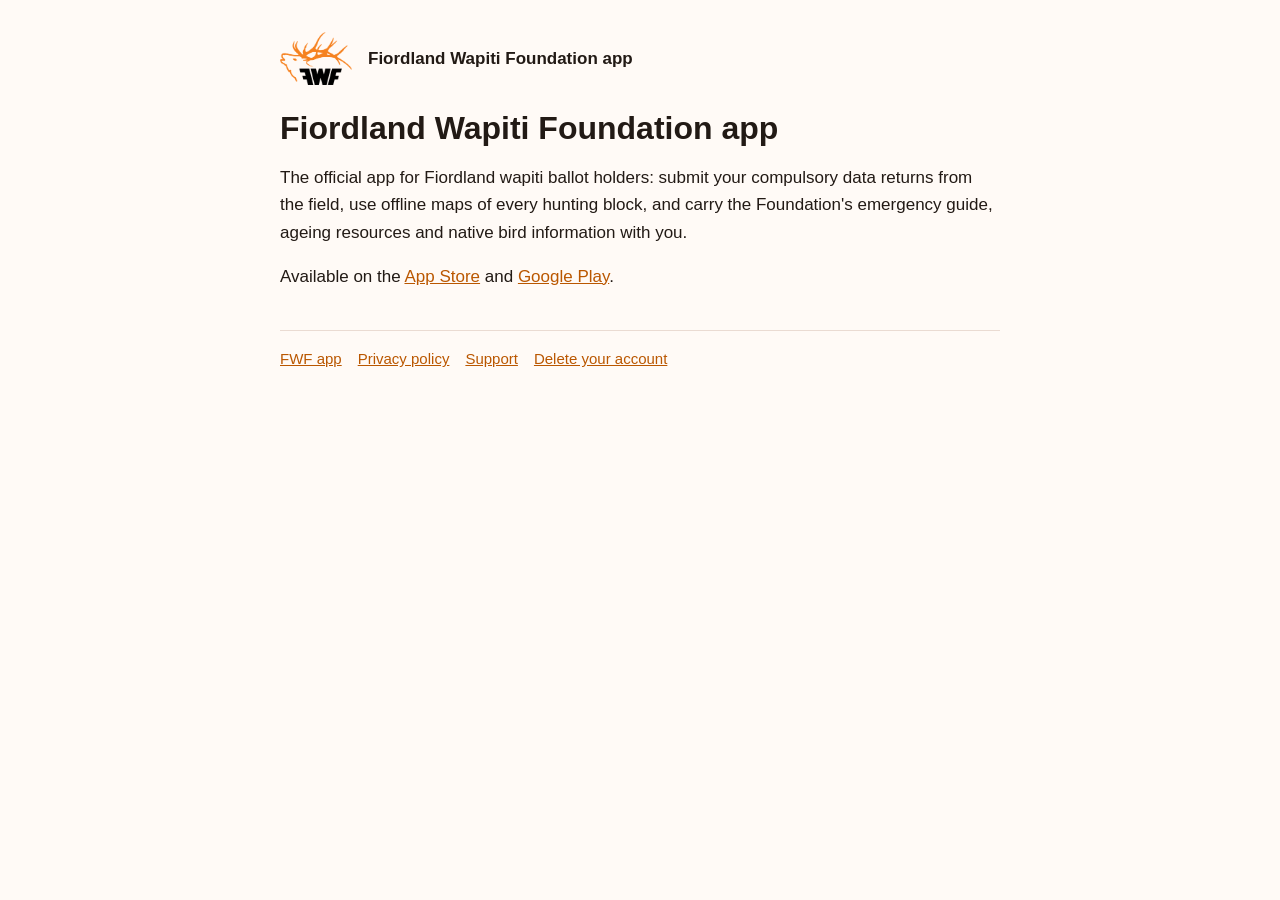
<file: index.html>
<!doctype html>
<html lang="en-NZ">
<head>
<meta charset="utf-8">
<meta name="viewport" content="width=device-width, initial-scale=1">
<title>Home · Fiordland Wapiti Foundation app</title>
<link rel="stylesheet" href="./style.css">
</head>
<body>
<main>
<header><img src="./logo.png" alt="Fiordland Wapiti Foundation logo"><a href="./">Fiordland Wapiti Foundation app</a></header>
<h1>Fiordland Wapiti Foundation app</h1>
<p>The official app for Fiordland wapiti ballot holders: submit your compulsory data returns from the field, use offline maps of every hunting block, and carry the Foundation's emergency guide, ageing resources and native bird information with you.</p>
<p>Available on the <a href="https://apps.apple.com/app/id1534483949">App Store</a> and <a href="https://play.google.com/store/apps/details?id=com.fwf">Google Play</a>.</p>
<nav><a href="./">FWF app</a><a href="./privacy/">Privacy policy</a><a href="./support/">Support</a><a href="./delete-account/">Delete your account</a></nav>
</main></body></html>
</file>
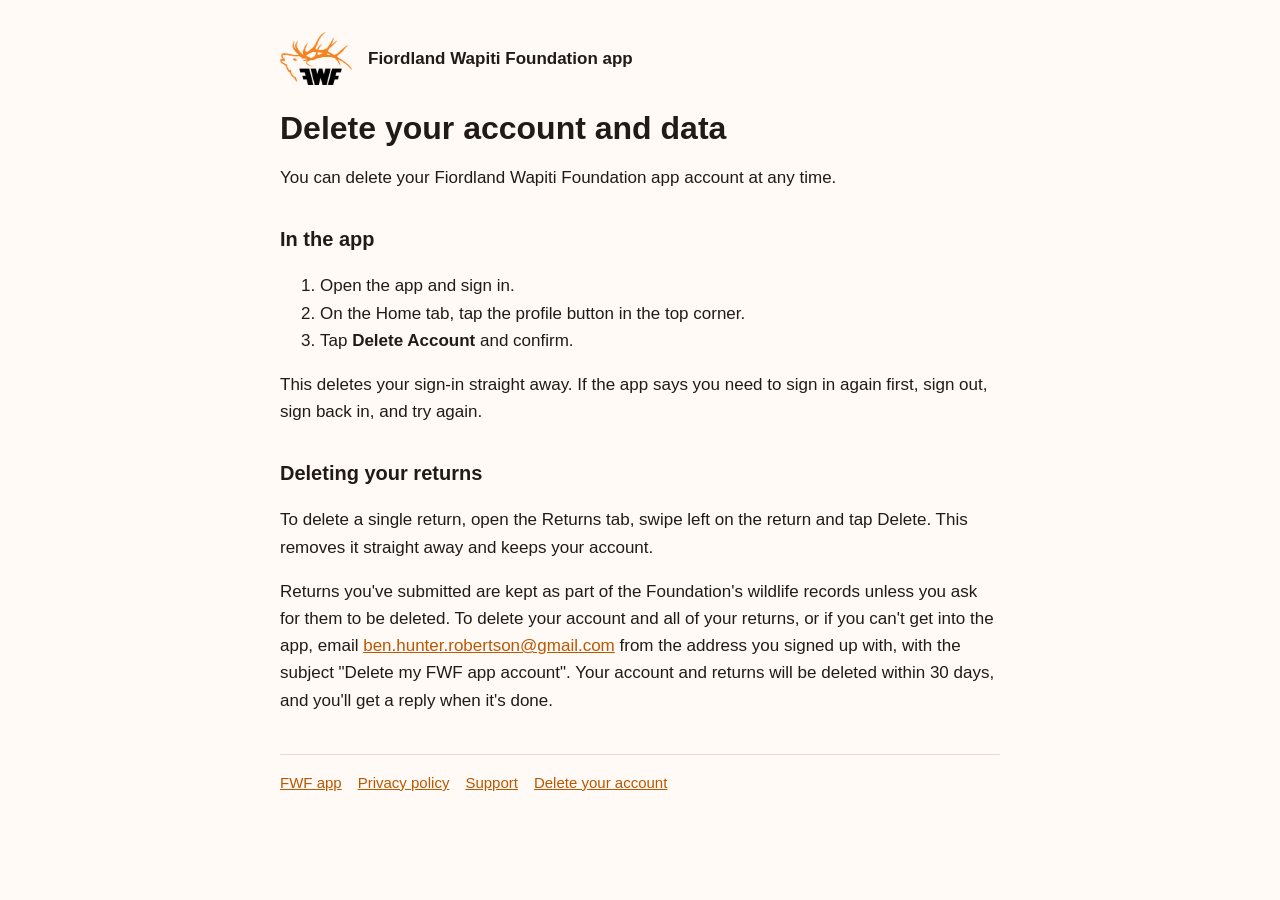
<file: delete-account/index.html>
<!doctype html>
<html lang="en-NZ">
<head>
<meta charset="utf-8">
<meta name="viewport" content="width=device-width, initial-scale=1">
<title>Delete your account · Fiordland Wapiti Foundation app</title>
<link rel="stylesheet" href="../style.css">
</head>
<body>
<main>
<header><img src="../logo.png" alt="Fiordland Wapiti Foundation logo"><a href="../">Fiordland Wapiti Foundation app</a></header>
<h1>Delete your account and data</h1>
<p>You can delete your Fiordland Wapiti Foundation app account at any time.</p>
<h2>In the app</h2>
<ol>
<li>Open the app and sign in.</li>
<li>On the Home tab, tap the profile button in the top corner.</li>
<li>Tap <strong>Delete Account</strong> and confirm.</li>
</ol>
<p>This deletes your sign-in straight away. If the app says you need to sign in again first, sign out, sign back in, and try again.</p>
<h2 id="returns">Deleting your returns</h2>
<p>To delete a single return, open the Returns tab, swipe left on the return and tap Delete. This removes it straight away and keeps your account.</p>
<p>Returns you've submitted are kept as part of the Foundation's wildlife records unless you ask for them to be deleted. To delete your account and all of your returns, or if you can't get into the app, email <a href="mailto:ben.hunter.robertson@gmail.com?subject=Delete%20my%20FWF%20app%20account">ben.hunter.robertson@gmail.com</a> from the address you signed up with, with the subject "Delete my FWF app account". Your account and returns will be deleted within 30 days, and you'll get a reply when it's done.</p>
<nav><a href="../">FWF app</a><a href="../privacy/">Privacy policy</a><a href="../support/">Support</a><a href="../delete-account/">Delete your account</a></nav>
</main></body></html>
</file>
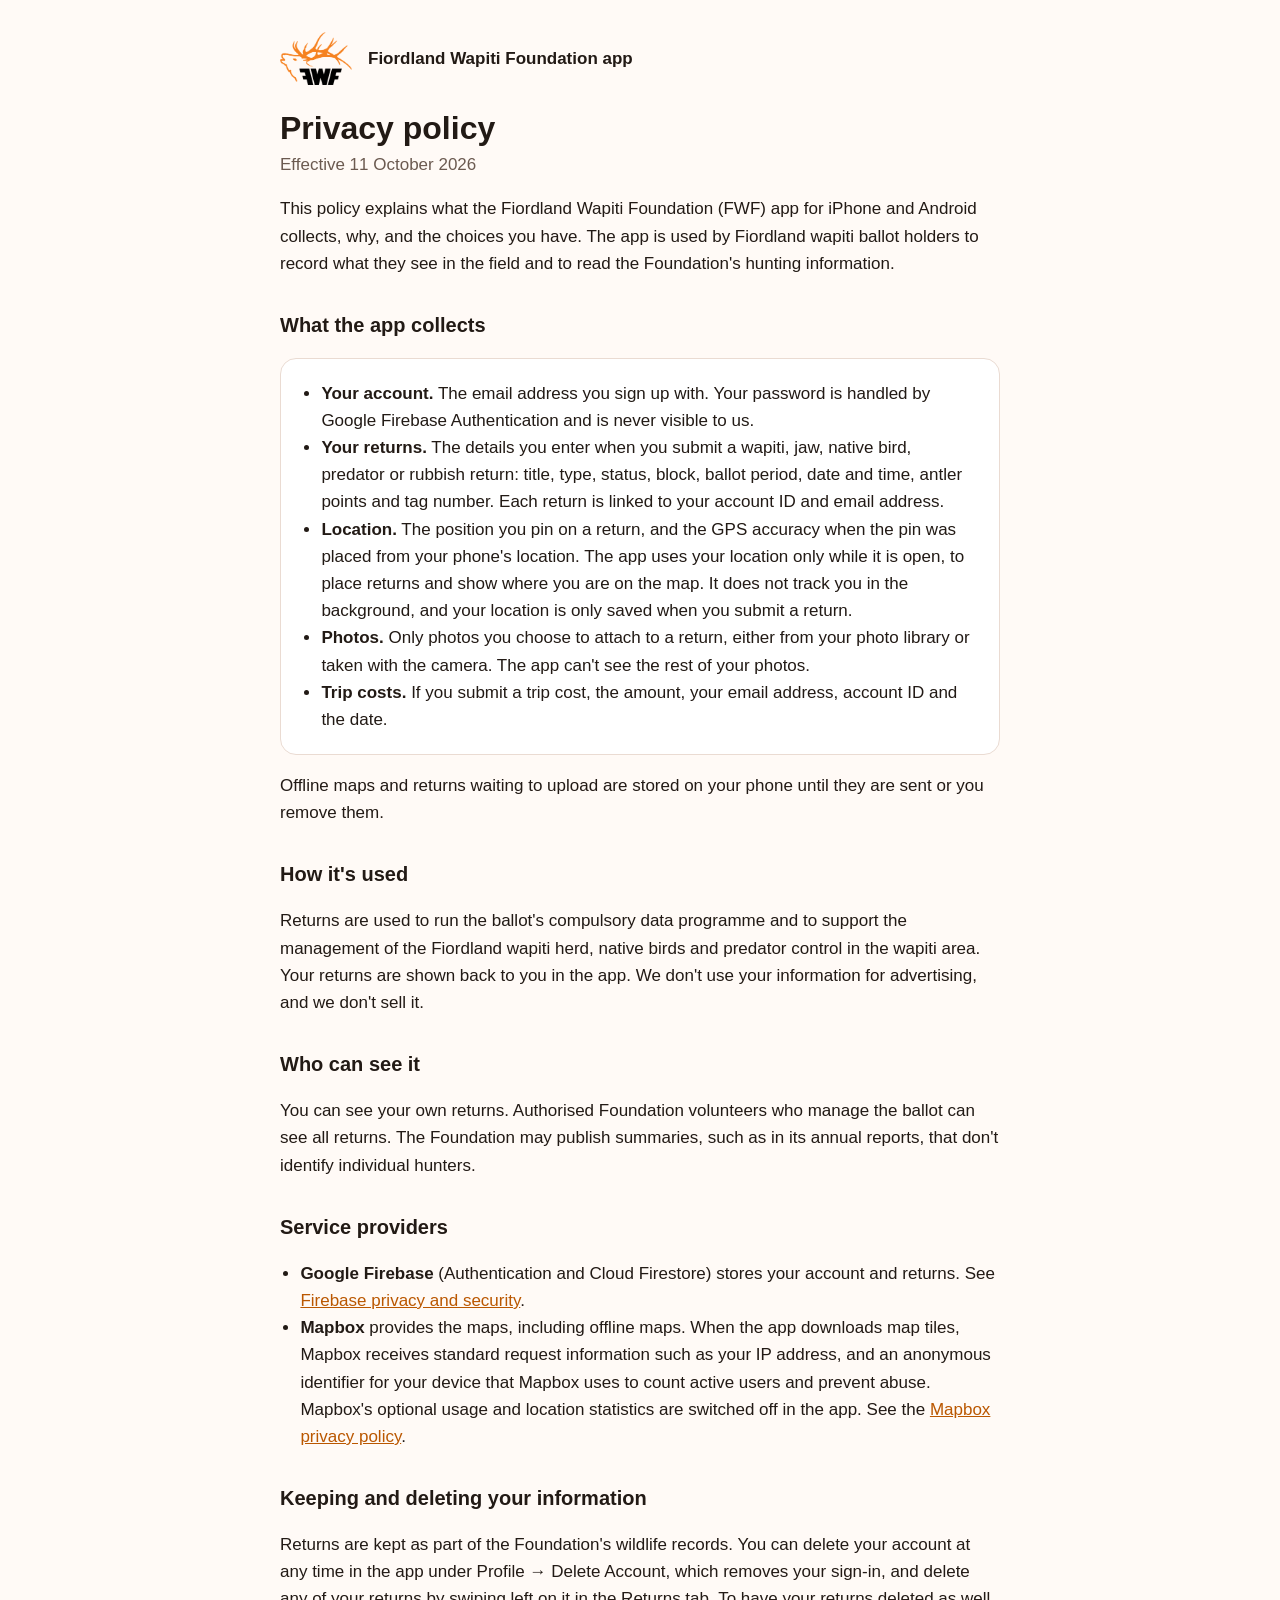
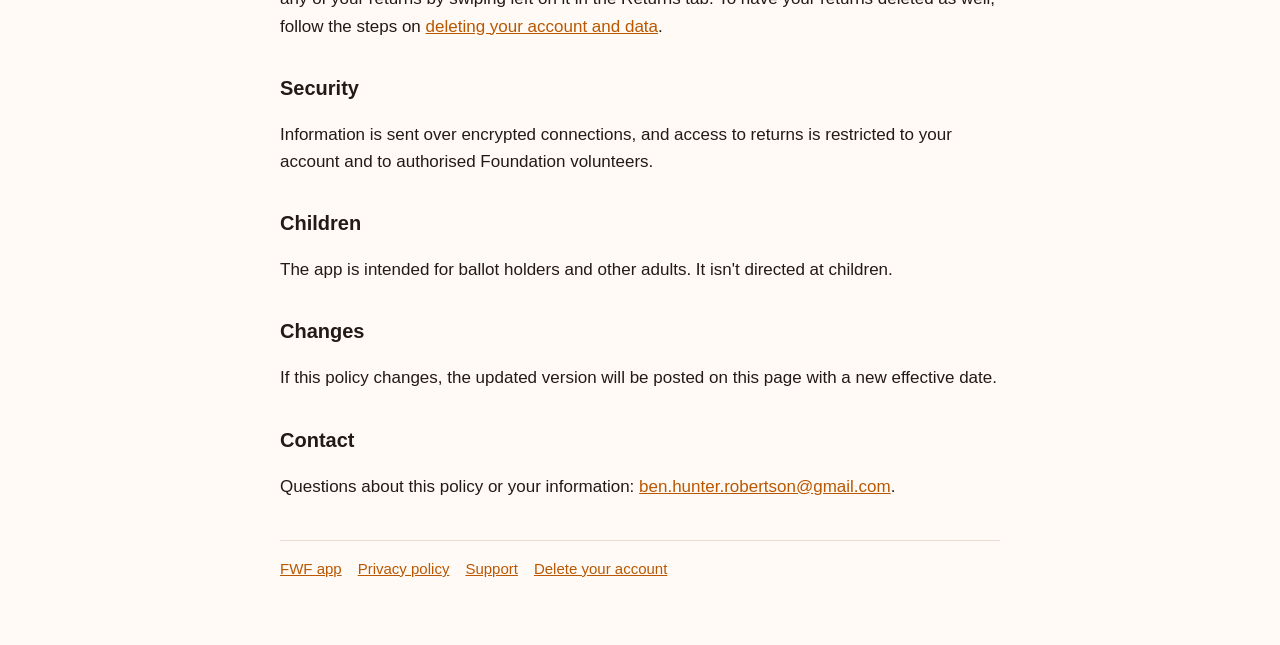
<file: privacy/index.html>
<!doctype html>
<html lang="en-NZ">
<head>
<meta charset="utf-8">
<meta name="viewport" content="width=device-width, initial-scale=1">
<title>Privacy policy · Fiordland Wapiti Foundation app</title>
<link rel="stylesheet" href="../style.css">
</head>
<body>
<main>
<header><img src="../logo.png" alt="Fiordland Wapiti Foundation logo"><a href="../">Fiordland Wapiti Foundation app</a></header>
<h1>Privacy policy</h1>
<p class="meta">Effective 11 October 2026</p>
<p>This policy explains what the Fiordland Wapiti Foundation (FWF) app for iPhone and Android collects, why, and the choices you have. The app is used by Fiordland wapiti ballot holders to record what they see in the field and to read the Foundation's hunting information.</p>

<h2>What the app collects</h2>
<div class="card">
<ul>
<li><strong>Your account.</strong> The email address you sign up with. Your password is handled by Google Firebase Authentication and is never visible to us.</li>
<li><strong>Your returns.</strong> The details you enter when you submit a wapiti, jaw, native bird, predator or rubbish return: title, type, status, block, ballot period, date and time, antler points and tag number. Each return is linked to your account ID and email address.</li>
<li><strong>Location.</strong> The position you pin on a return, and the GPS accuracy when the pin was placed from your phone's location. The app uses your location only while it is open, to place returns and show where you are on the map. It does not track you in the background, and your location is only saved when you submit a return.</li>
<li><strong>Photos.</strong> Only photos you choose to attach to a return, either from your photo library or taken with the camera. The app can't see the rest of your photos.</li>
<li><strong>Trip costs.</strong> If you submit a trip cost, the amount, your email address, account ID and the date.</li>
</ul>
</div>
<p>Offline maps and returns waiting to upload are stored on your phone until they are sent or you remove them.</p>

<h2>How it's used</h2>
<p>Returns are used to run the ballot's compulsory data programme and to support the management of the Fiordland wapiti herd, native birds and predator control in the wapiti area. Your returns are shown back to you in the app. We don't use your information for advertising, and we don't sell it.</p>

<h2>Who can see it</h2>
<p>You can see your own returns. Authorised Foundation volunteers who manage the ballot can see all returns. The Foundation may publish summaries, such as in its annual reports, that don't identify individual hunters.</p>

<h2>Service providers</h2>
<ul>
<li><strong>Google Firebase</strong> (Authentication and Cloud Firestore) stores your account and returns. See <a href="https://firebase.google.com/support/privacy">Firebase privacy and security</a>.</li>
<li><strong>Mapbox</strong> provides the maps, including offline maps. When the app downloads map tiles, Mapbox receives standard request information such as your IP address, and an anonymous identifier for your device that Mapbox uses to count active users and prevent abuse. Mapbox's optional usage and location statistics are switched off in the app. See the <a href="https://www.mapbox.com/legal/privacy">Mapbox privacy policy</a>.</li>
</ul>

<h2>Keeping and deleting your information</h2>
<p>Returns are kept as part of the Foundation's wildlife records. You can delete your account at any time in the app under Profile &rarr; Delete Account, which removes your sign-in, and delete any of your returns by swiping left on it in the Returns tab. To have your returns deleted as well, follow the steps on <a href="../delete-account/">deleting your account and data</a>.</p>

<h2>Security</h2>
<p>Information is sent over encrypted connections, and access to returns is restricted to your account and to authorised Foundation volunteers.</p>

<h2>Children</h2>
<p>The app is intended for ballot holders and other adults. It isn't directed at children.</p>

<h2>Changes</h2>
<p>If this policy changes, the updated version will be posted on this page with a new effective date.</p>

<h2>Contact</h2>
<p>Questions about this policy or your information: <a href="mailto:ben.hunter.robertson@gmail.com">ben.hunter.robertson@gmail.com</a>.</p>
<nav><a href="../">FWF app</a><a href="../privacy/">Privacy policy</a><a href="../support/">Support</a><a href="../delete-account/">Delete your account</a></nav>
</main></body></html>
</file>
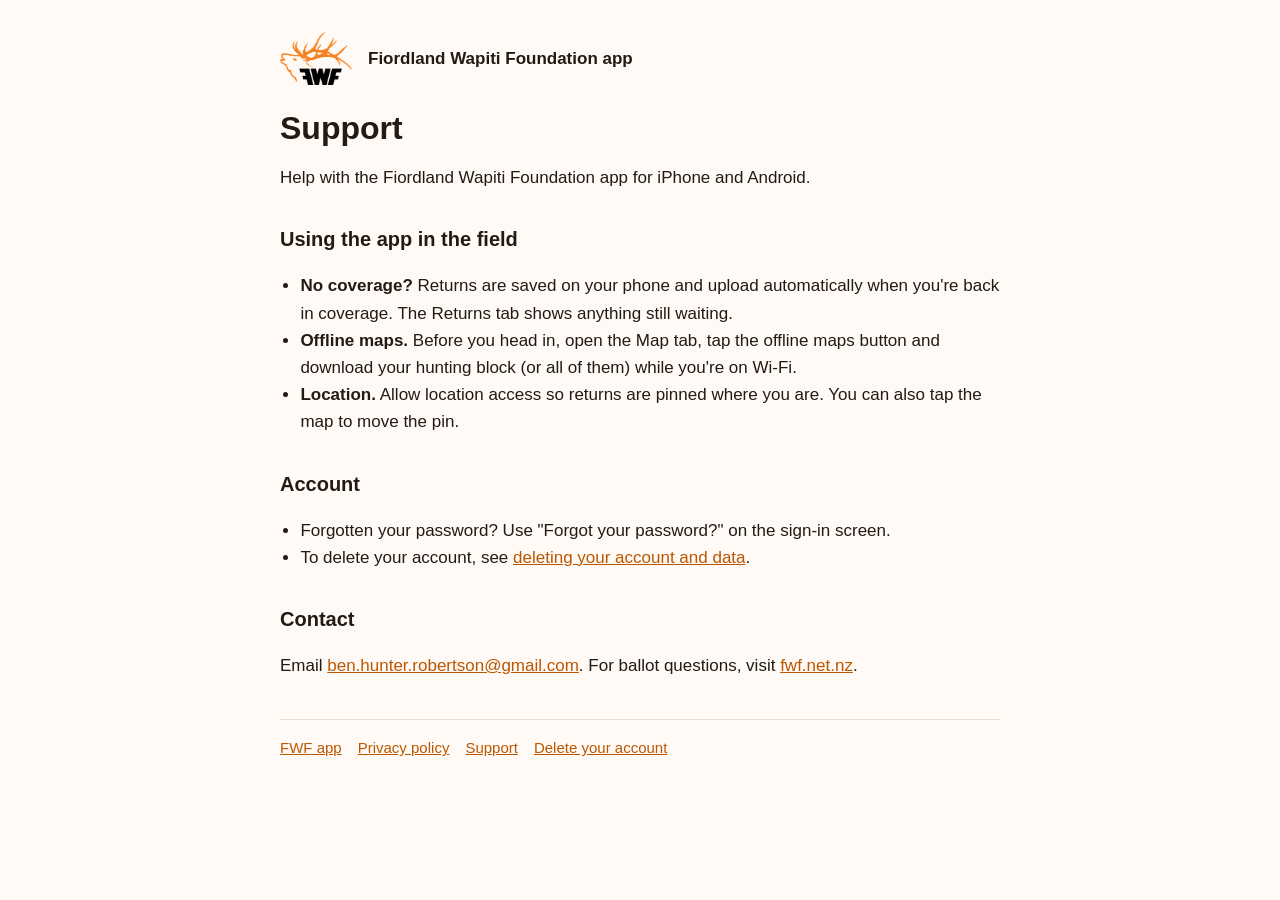
<file: support/index.html>
<!doctype html>
<html lang="en-NZ">
<head>
<meta charset="utf-8">
<meta name="viewport" content="width=device-width, initial-scale=1">
<title>Support · Fiordland Wapiti Foundation app</title>
<link rel="stylesheet" href="../style.css">
</head>
<body>
<main>
<header><img src="../logo.png" alt="Fiordland Wapiti Foundation logo"><a href="../">Fiordland Wapiti Foundation app</a></header>
<h1>Support</h1>
<p>Help with the Fiordland Wapiti Foundation app for iPhone and Android.</p>
<h2>Using the app in the field</h2>
<ul>
<li><strong>No coverage?</strong> Returns are saved on your phone and upload automatically when you're back in coverage. The Returns tab shows anything still waiting.</li>
<li><strong>Offline maps.</strong> Before you head in, open the Map tab, tap the offline maps button and download your hunting block (or all of them) while you're on Wi-Fi.</li>
<li><strong>Location.</strong> Allow location access so returns are pinned where you are. You can also tap the map to move the pin.</li>
</ul>
<h2>Account</h2>
<ul>
<li>Forgotten your password? Use "Forgot your password?" on the sign-in screen.</li>
<li>To delete your account, see <a href="../delete-account/">deleting your account and data</a>.</li>
</ul>
<h2>Contact</h2>
<p>Email <a href="mailto:ben.hunter.robertson@gmail.com">ben.hunter.robertson@gmail.com</a>. For ballot questions, visit <a href="https://www.fwf.net.nz/">fwf.net.nz</a>.</p>
<nav><a href="../">FWF app</a><a href="../privacy/">Privacy policy</a><a href="../support/">Support</a><a href="../delete-account/">Delete your account</a></nav>
</main></body></html>
</file>
<file: style.css>
:root { --accent: #ba5700; --text: #221a15; --muted: #6b5a50; --bg: #fffaf6; --card: #ffffff; --line: #eadbd2; }
@media (prefers-color-scheme: dark) { :root { --accent: #f58220; --text: #f0dfd6; --muted: #bfaa9e; --bg: #19120d; --card: #241b15; --line: #3c332d; } }
* { box-sizing: border-box; }
body { margin: 0; background: var(--bg); color: var(--text); font: 17px/1.6 -apple-system, BlinkMacSystemFont, "Segoe UI", Roboto, sans-serif; }
main { max-width: 760px; margin: 0 auto; padding: 32px 20px 64px; }
header { display: flex; align-items: center; gap: 16px; margin-bottom: 24px; }
header img { width: 72px; height: auto; }
header a { color: inherit; text-decoration: none; font-weight: 600; }
h1 { font-size: 2rem; line-height: 1.2; margin: 8px 0 4px; }
h2 { font-size: 1.25rem; margin-top: 32px; }
p.meta { color: var(--muted); margin-top: 0; }
a { color: var(--accent); }
.card { background: var(--card); border: 1px solid var(--line); border-radius: 16px; padding: 4px 20px; margin: 16px 0; }
ul { padding-left: 1.2em; }
nav { display: flex; gap: 16px; flex-wrap: wrap; margin-top: 40px; padding-top: 16px; border-top: 1px solid var(--line); color: var(--muted); font-size: 15px; }
</file>
